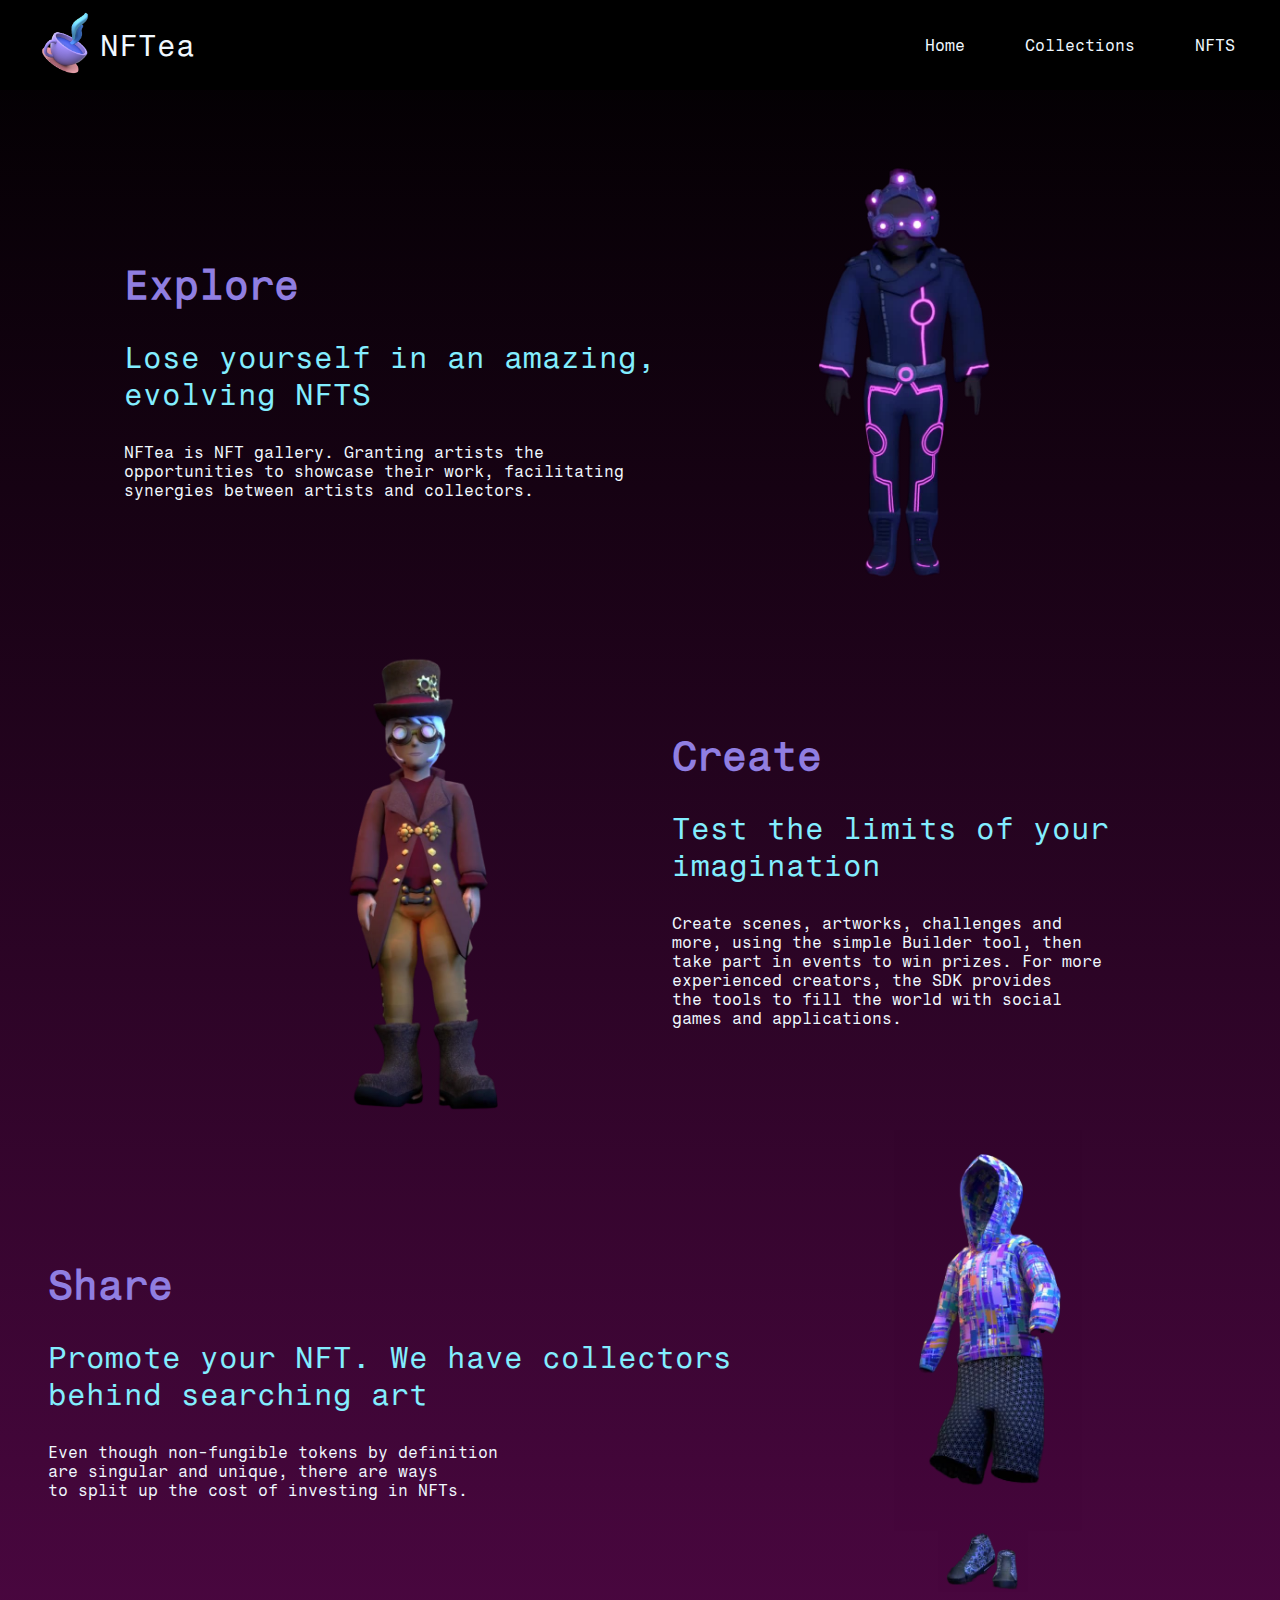
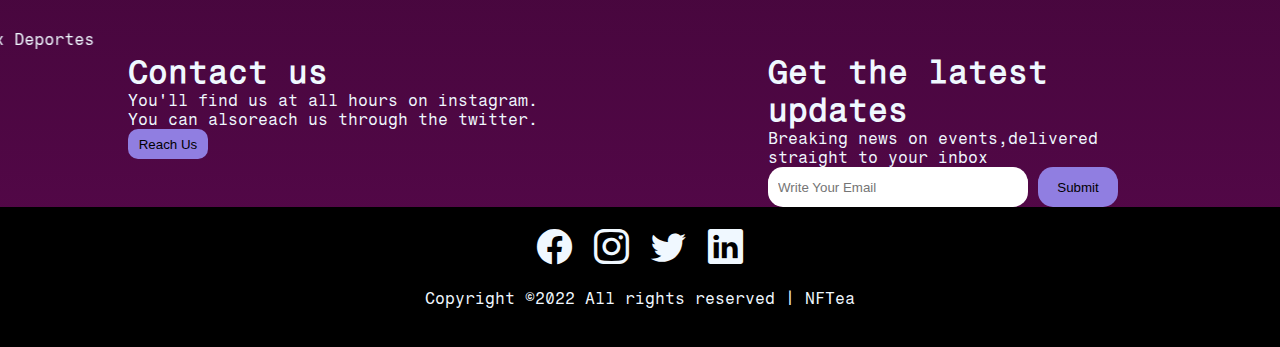
<file: index.html>
<!DOCTYPE html>
<html lang="en">

<head>
    <meta charset="UTF-8">
    <meta http-equiv="X-UA-Compatible" content="IE=edge">
    <meta name="viewport" content="width=device-width, initial-scale=1.0">
    <title>NFTea</title>
    <link rel="stylesheet" href="./css/style.css">
    <link rel="stylesheet" href="https://cdn.jsdelivr.net/npm/bootstrap-icons@1.3.0/font/bootstrap-icons.css">
    <link href="https://fonts.googleapis.com/css2?family=Fragment+Mono&display=swap" rel="stylesheet">
</head>

<body>
    <!-- Nav bar and Header section-->
    <header>
        <div class="header">
            <div class="title-logo">
                <a href="#" class="logo"><img src="./img/tea-cup-icon.png" width="70px" height="70px" alt=""></a>
                <a href="#" class="second-logo">NFTea</a>
            </div>
            <ul>
                <li><a href="/index.html">Home</a></li>
                <li><a href="#">Collections</a></li>
                <li><a href="#">NFTS</a></li>
            </ul>
        </div>
    </header>
    <!-- Home section -->
    <section>
        <div class="container">
            <div class="explor">
                <div class="explor-cards">
                    <div class="info">
                        <h1>Explore</h1>
                        <p class="h1">Lose yourself in an amazing,<br>evolving NFTS</p>
                        <p>NFTea is NFT gallery. Granting artists the <br> opportunities to showcase their work,
                            facilitating <br> synergies between artists and collectors.</p>
                    </div>
                    <img src="./img/nft.png" alt="" width="500px" height="500px">
                </div>

                <div class="explor-cards">
                    <img src="./img/nft2.png" alt="" width="500px" height="500px">
                    <div class="info">
                        <h1>Create</h1>
                        <p class="h1">Test the limits of your<br>imagination</p>
                        <p>Create scenes, artworks, challenges and<br>more, using the simple Builder tool, then<br>take
                            part
                            in events to win prizes. For more <br> experienced creators, the SDK provides <br>the tools
                            to
                            fill the world with social <br>games and applications.</p>
                    </div>
                </div>
                <div class="explor-cards">
                    <div class="info">
                        <h1>Share</h1>
                        <p class="h1">Promote your NFT. We have collectors<br>behind searching art</p>
                        <p> Even though non-fungible tokens by definition<br> are singular and unique, there are
                            ways<br>to
                            split up the cost of investing in NFTs.</p>
                    </div>
                    <img src="./img/nft3.png" alt="" width="500px" height="500px">
                </div>
            </div>
            <marquee class="top-collection"  direction="right">Top Collections : Pixel Vault  - Street Machine - McFarlane Toys Digital - CryptoPunks - Krapopolis - rektguy - Fox Deportes</marquee>
            <div class="contact-section">
                <div class="contact-us">
                    <h1>Contact us</h1>
                    <p>You'll find us at all hours on instagram.<br>You can alsoreach us through the twitter.</p>
                    <button class="contact-open">Reach Us</button>
                    <div class="inputs">
                        <button class="contact-close"><svg xmlns="http://www.w3.org/2000/svg" width="30" height="30"
                                fill="currentColor" class="bi bi-x-lg" viewBox="0 0 16 16">
                                <path
                                    d="M2.146 2.854a.5.5 0 1 1 .708-.708L8 7.293l5.146-5.147a.5.5 0 0 1 .708.708L8.707 8l5.147 5.146a.5.5 0 0 1-.708.708L8 8.707l-5.146 5.147a.5.5 0 0 1-.708-.708L7.293 8 2.146 2.854Z" />
                            </svg></button>
                        <form>
                            <input class="input" type="text" placeholder="Enter your name" required>
                            <input class="input" type="email" placeholder="Enter your email" required>
                            <textarea class="input-message" name="" placeholder="Enter your message" id="" cols="30"
                                rows="10"></textarea required>
                            <input class="input-submit" type="submit" value="submite">
                        </form>
                    </div>
                </div>
                <div class="newsletter">
                    <h1>Get the latest updates</h1>
                    <p>Breaking news on events,delivered<br>straight to your inbox</p>
                    <form>
                        <input class="news-email" type="email" placeholder="Write Your Email" required />
                        <input class="btn-submit" type="submit" value="Submit" />
                    </form>
                </div>
            </div>
        </div>
    </section>
    <!-- footer -->
    <footer>
        <div class="footer">
            <div class="social">
                <a href=""><i class="bi bi-facebook"></i></a>
                <a href=""><i class="bi bi-instagram"></i></a>
                <a href=""><i class="bi bi-twitter"></i></a>
                <a href=""><i class="bi bi-linkedin"></i></a>
            </div>
            <div class="copyright">
                <p>Copyright ©2022 All rights reserved | NFTea</p>
            </div>
        </div>
    </footer>
    <script src="js/script.js"></script>
</body>

</html>
</file>
<file: css/style.css>
* {
  margin: 0;
  padding: 0;
}
body {
  font-family: "Fragment Mono", monospace;
  color: aliceblue;
  background: linear-gradient(#000, rgb(88, 8, 76));
}
.header {
  display: flex;
  justify-content: space-between;
  align-items: center;
  position: fixed;
  width: 100%;
  height: 90px;
  background-color: #000;
}
header .second-logo {
  font-size: 30px;
  text-decoration: none;
  color: aliceblue;
}
header .title-logo {
  display: flex;
  align-items: center;
  padding-left: 30px;
}
header ul {
  display: flex;
  justify-content: center;
  align-items: center;
  list-style: none;
}
header ul li {
  margin-right: 30px;
}
header ul li a {
  padding: 6px 15px;
  border-radius: 20px;
  text-decoration: none;
  color: aliceblue;
}
header ul li a:hover {
  background-color: rgb(144, 126, 225);
  color: #000;
}
.footer {
  background-color: #000;
  text-align: center;
  align-items: center;
  height: 120px;
  padding-top: 20px;
}
.social {
  padding-bottom: 20px;
  font-size: 35px;
  background-color: #000;
}
.social i {
  color: aliceblue;
}
.copyright {
  background-color: #000;
  color: aliceblue;
}

.header-title {
  font-size: 75px;
}
.explor-cards {
  display: flex;
  justify-content: center;
  align-items: center;
  width: 100%;
}

.explor h1 {
  color: rgb(144, 126, 225);
  font-size: 40px;
  padding-bottom: 30px;
}
.container {
  padding-top: 130px;
}
.info .h1 {
  font-size: 30px;
  padding-bottom: 30px;
  color: rgba(131, 238, 255, 255);
}
.contact-open {
  width: 80px;
  height: 30px;
  border-radius: 10px;
  border: none;
  cursor: pointer;
  background-color: rgb(144, 126, 225);
  color: #000;
}
.contact-open:hover {
  background-color: #000;
  color: aliceblue;
  transition: ease-in 0.2s;
}
.contact-close {
  border: none;
  cursor: pointer;
  background: none;
  color: aliceblue;
}
.contact-close:hover {
  background-color: aliceblue;
  color: #000;
  transition: ease-in 0.2s;
  border-radius: 20%;
}
.inputs {
  position: fixed;
  display: none;
  top: 50%;
  background: linear-gradient(#000, rgb(88, 8, 76));
  border-radius: 15px;
  left: 50%;
  transform: translate(-50%, -50%);
  width: 300px;
  flex-direction: column;
  align-items: center;
}
.active {
  display: flex;
}
.input {
  margin-top: 20px;
  width: 200px;
  height: 50px;
  display: block;
  border-radius: 15px;
  text-align: center;
  border: 3px solid rgb(144, 126, 225);
}
.input-message {
  margin-top: 20px;
  width: 200px;
  border-radius: 15px;
  text-align: center;
  border: 3px solid rgb(144, 126, 225);
  display: block;
}
.input-submit {
  cursor: pointer;
  border-radius: 15px;
  border: none;
  margin-top: 20px;
  width: 200px;
  height: 30px;
  background-color: rgb(144, 126, 225);
  color: #000;
  margin-left: 3px;
}
.input-submit:hover {
  background-color: #000;
  color: aliceblue;
  transition: ease-in 0.2s;
}
.news-email{
  padding-left: 10px;
  width: 250px;
  height: 40px;
  border: none;
  border-radius: 15px;
}
.btn-submit{
  width: 80px;
  height: 40px;
  border: none;
  border-radius: 15px;
  background-color: rgb(144, 126, 225);
  cursor: pointer;
}
.btn-submit:hover{
  color: aliceblue;
  background-color: #000;
  transition: ease-in 0.2s;
}
.contact-section{
  display: flex;
  justify-content: space-evenly;
}
.contact-us{
  width: 40%;
}
.newsletter{
  width: 30%;
}
.meta{
  text-align: center;
  font-size: large;
}

h4{
 text-align: center;
 font-size:xx-large;
 color:aqua;

}
.grid{
  display: grid;
  grid-template-columns: auto auto auto;
  gap: 50px;
  
}


.nf{
  margin-left: 45px;
}
.nf img{
  border-radius: 30px;
  width: 300px;

}
.nf img:hover{
  transform: scale(1.1);
}


.nf i{
background-color: burlywood;
margin-top: 20px;
justify-content: space-between;

}
.rem{
  padding-top: 20px;
  cursor: pointer;
 padding-left: 80px;
 
}
.ajout {
  width: 100%;
}
.ajout button{
  cursor: pointer;
      background-color: #21daff;
      width: 140px;
      height: 50px;
      border-radius: 15px;
      border: none;
      color: #000000;
      margin-top: 100px;
      display: flex;
      margin: 4% auto;
      padding-left: 50px;
      padding-top: 19px;
}


.txt{
font-size: 20px;
}

@media screen and (max-width: 611px) {
  .grid{
    grid-template-columns: auto;
    margin-left: 13px;
  }
  .meta img{
    items-align: center;
    font-size: large;
    width: 400px;
  }
  .header li{
    display: none;
  }
  
}
</file>
